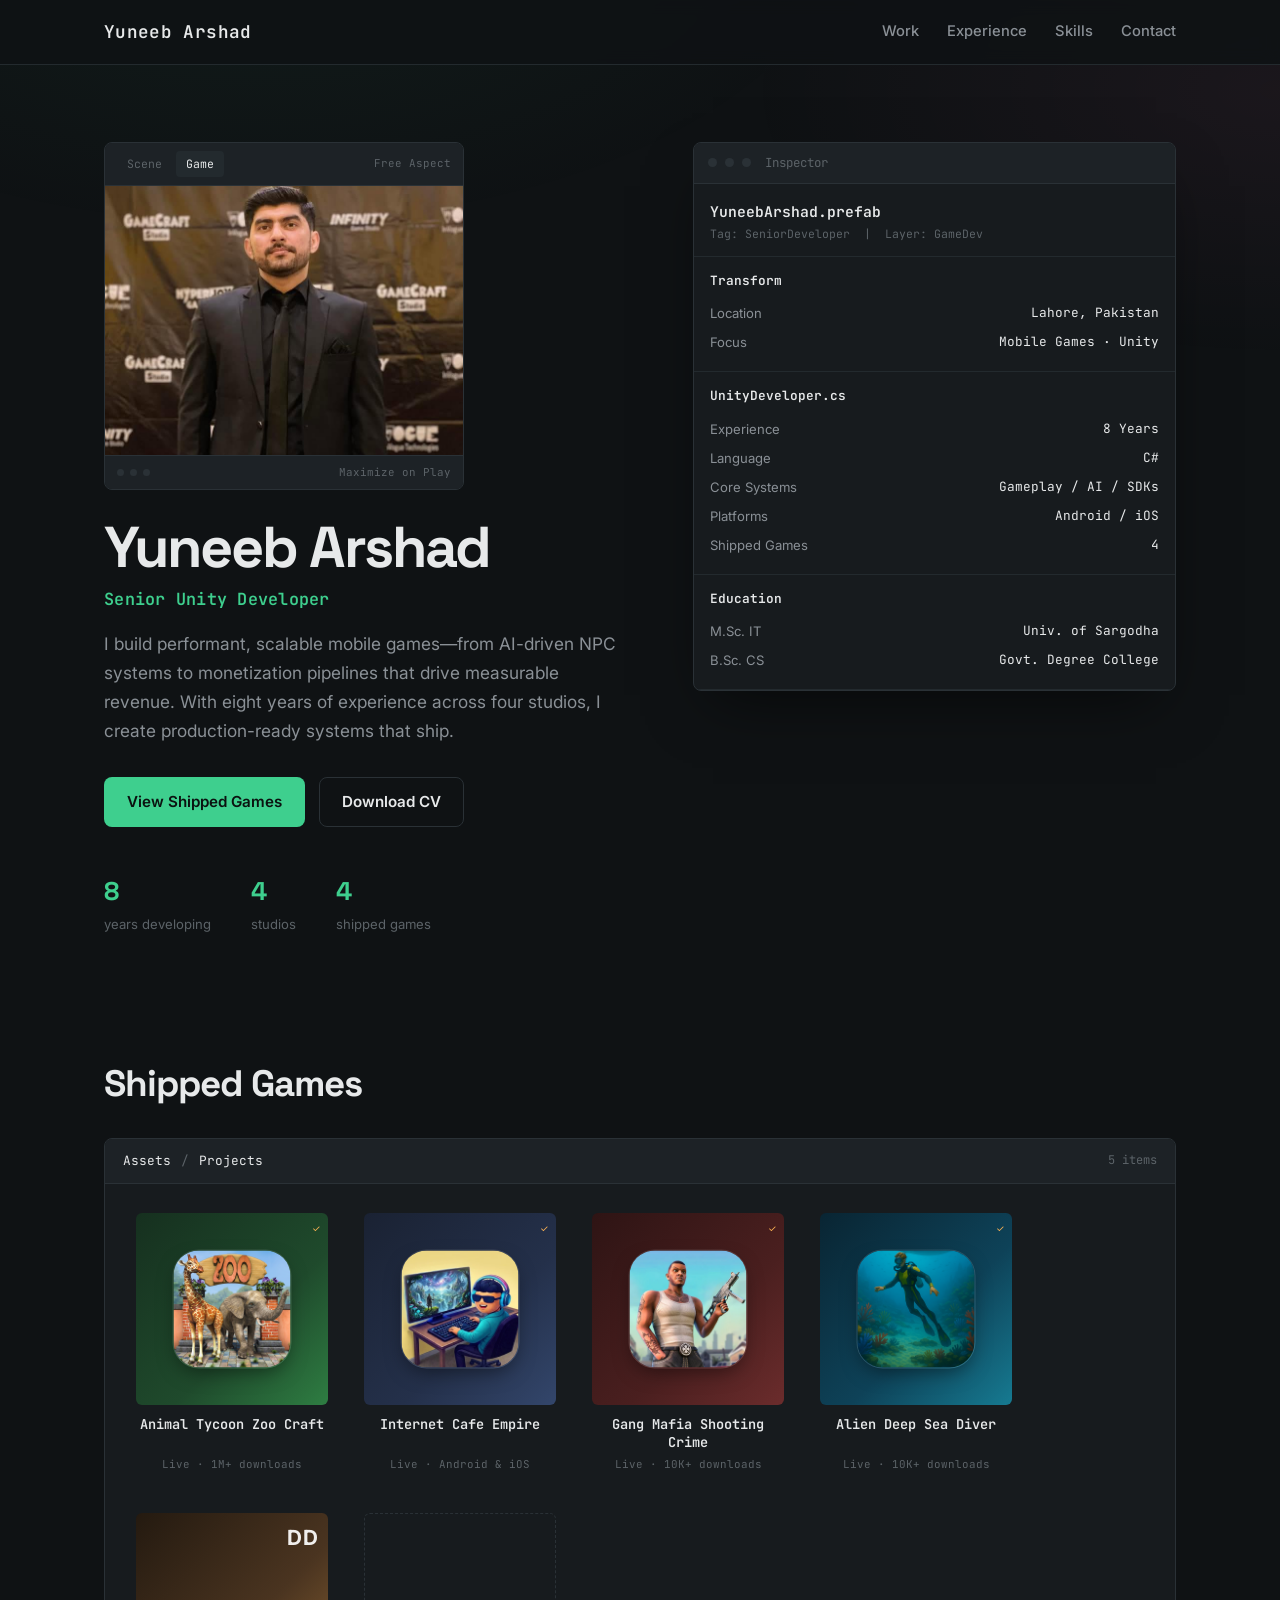
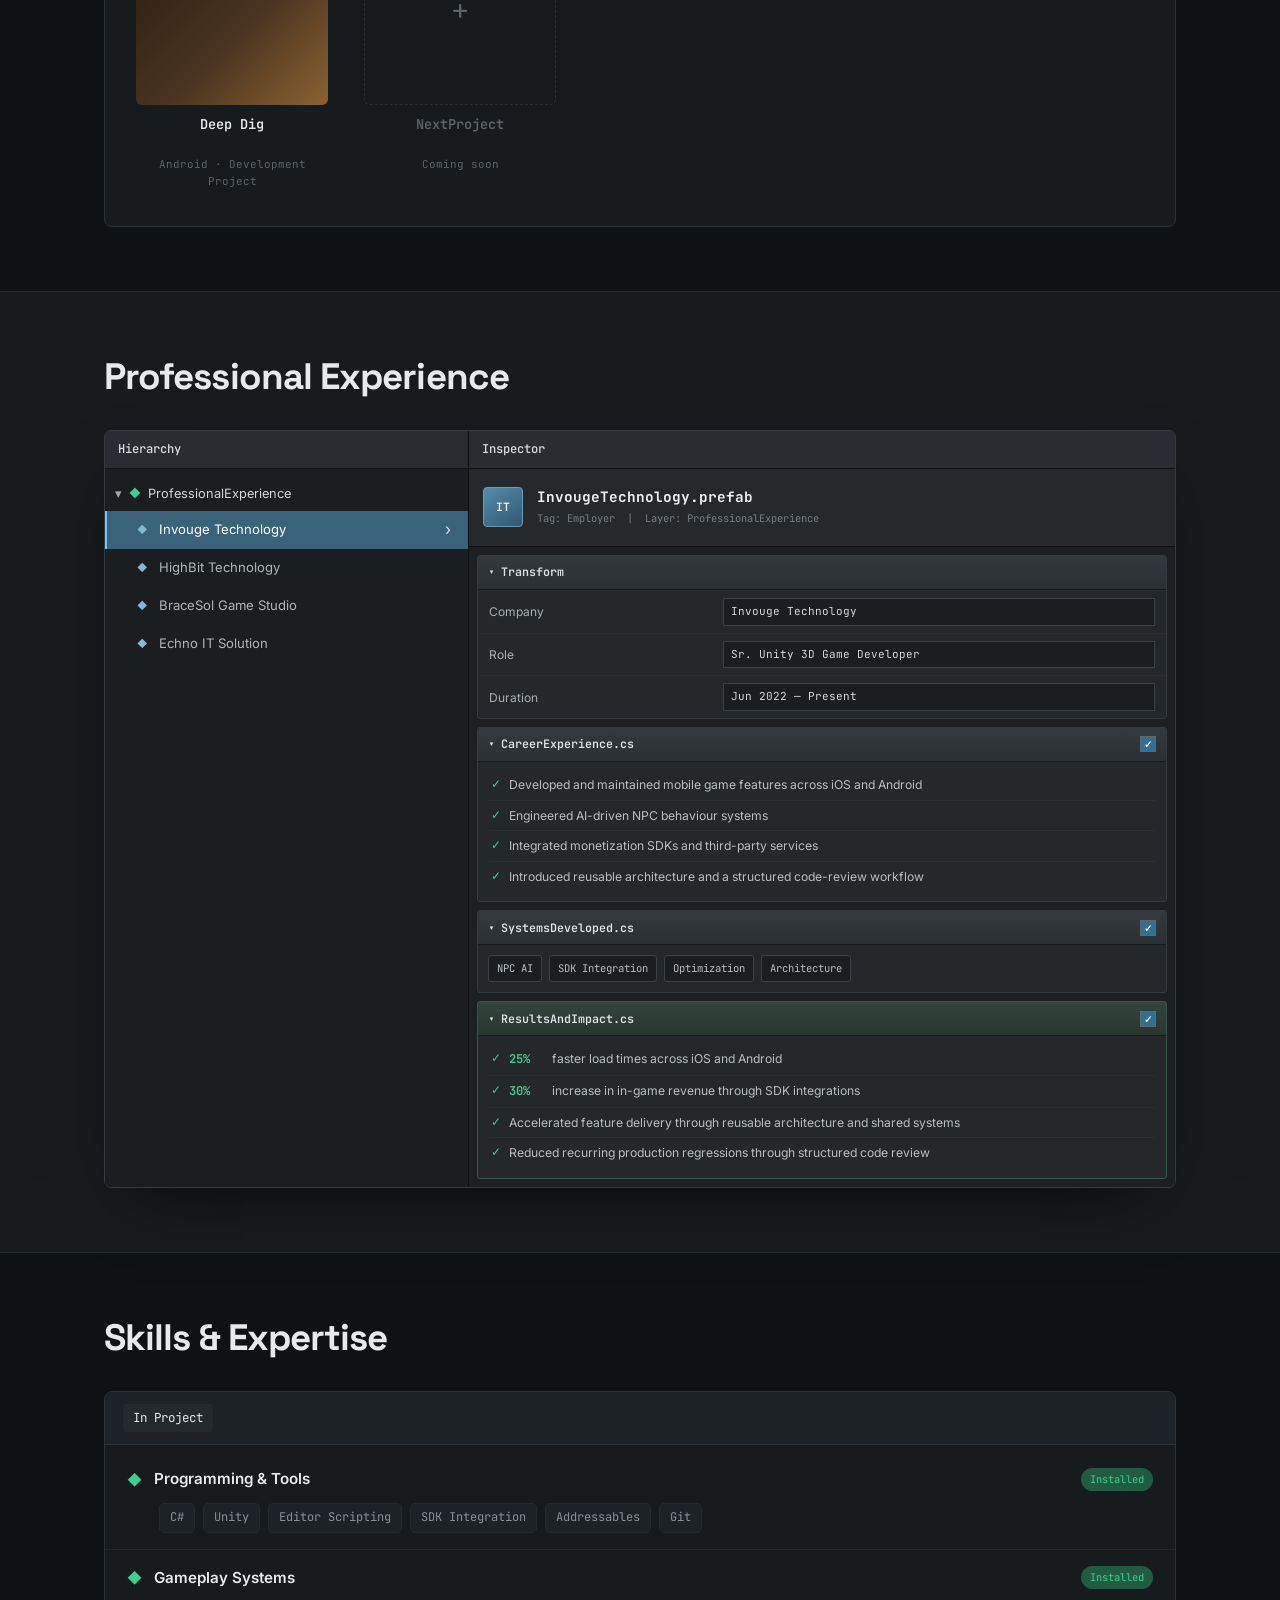
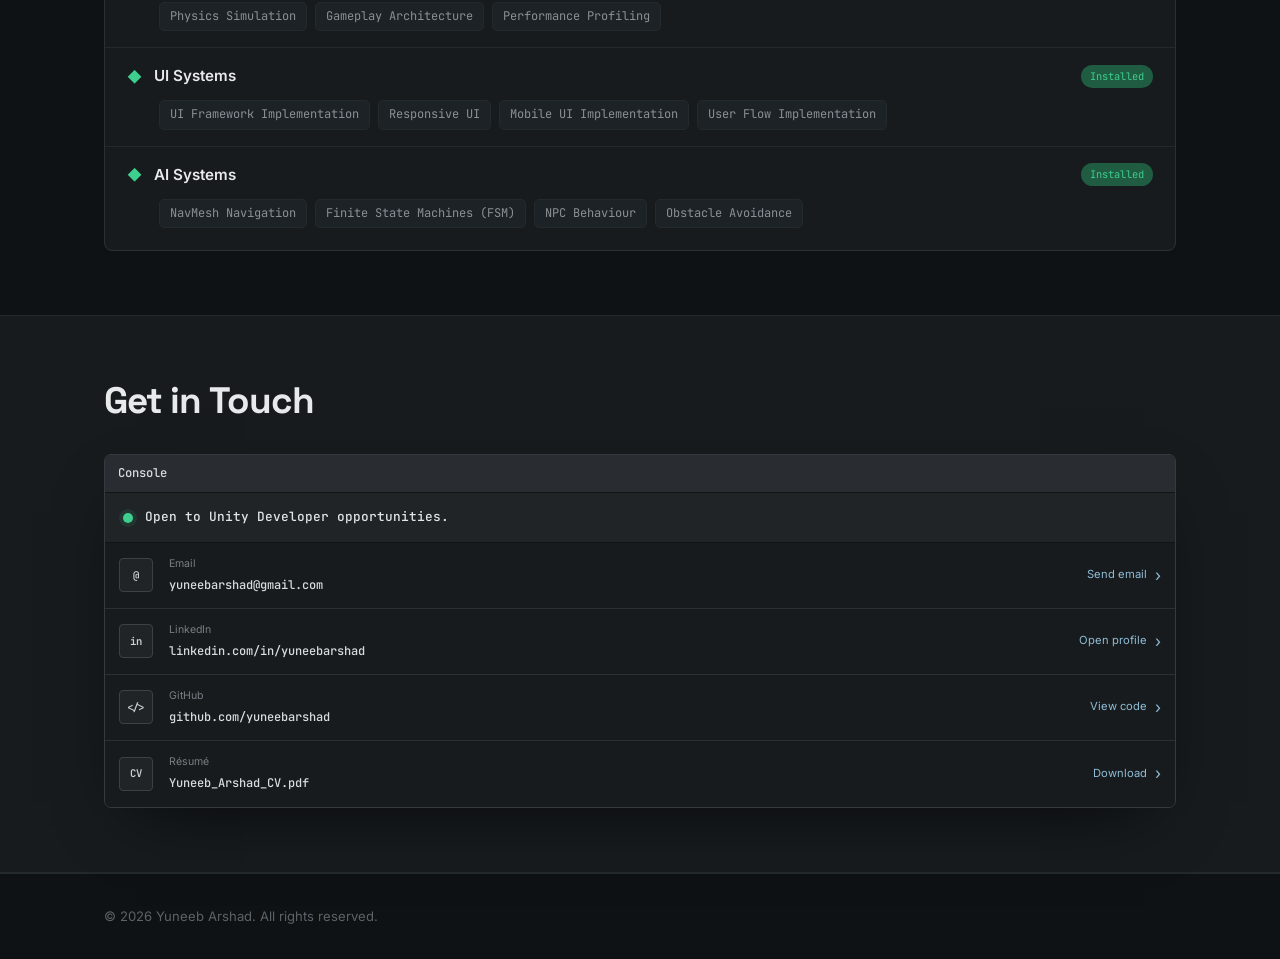
<file: index.html>
<!DOCTYPE html>
<html lang="en">
<head>
  <meta charset="UTF-8">
  <meta name="viewport" content="width=device-width, initial-scale=1.0">
  <title>Yuneeb Arshad — Senior Unity Developer</title>
  <meta name="description" content="Yuneeb Arshad — Senior Unity Game Developer with 8 years of experience shipping mobile games. C#, gameplay systems, AI-driven behaviour, SDK integration and monetization.">
  <link rel="preconnect" href="https://fonts.googleapis.com">
  <link rel="preconnect" href="https://fonts.gstatic.com" crossorigin>
  <link href="https://fonts.googleapis.com/css2?family=Space+Grotesk:wght@500;600;700&family=Inter:wght@400;500;600&family=JetBrains+Mono:wght@400;500;600&display=swap" rel="stylesheet">
  <link rel="stylesheet" href="style.css">
</head>
<body>
  <div class="grain" aria-hidden="true"></div>

  <header class="topbar">
    <div class="wrap topbar-inner">
      <a href="#top" class="logo">Yuneeb Arshad</a>
      <nav class="nav" id="siteNav" aria-label="Main navigation">
        <a href="#work">Work</a>
        <a href="#experience">Experience</a>
        <a href="#skills">Skills</a>
        <a href="#contact">Contact</a>
      </nav>
      <button class="nav-toggle" id="navToggle" aria-label="Toggle navigation" aria-expanded="false">
        <span></span><span></span><span></span>
      </button>
    </div>
  </header>

  <main id="top">
    <!-- HERO: GAME VIEW + INSPECTOR -->
    <section class="hero wrap">
      <div>
        <div class="gameview">
          <div class="gameview-tabs">
            <span class="gameview-tab">Scene</span>
            <span class="gameview-tab gameview-tab-active">Game</span>
            <span class="gameview-res">Free Aspect</span>
          </div>
          <div class="gameview-viewport">
            <img src="profile.jpg" alt="Yuneeb Arshad" onerror="this.style.display='none'; this.parentElement.querySelector('.gameview-fallback').style.display='flex';">
            <div class="gameview-fallback">
              <span>Drop <code>profile.jpg</code> in the project root</span>
            </div>
          </div>
          <div class="gameview-toolbar">
            <span class="gv-dot"></span><span class="gv-dot"></span><span class="gv-dot"></span>
            <span class="gv-label">Maximize on Play</span>
          </div>
        </div>

        <h1>Yuneeb Arshad</h1>
        <p class="hero-role">Senior Unity Developer</p>
        <p class="hero-sub">I build performant, scalable mobile games—from AI-driven NPC systems to monetization pipelines that drive measurable revenue. With eight years of experience across four studios, I create production-ready systems that ship.</p>

        <div class="hero-actions">
          <a href="#work" class="btn btn-primary">View Shipped Games</a>
          <a href="Yuneeb_Arshad_CV.pdf" class="btn btn-ghost" download>Download CV</a>
        </div>

        <div class="hero-stats">
          <div><span class="num">8</span><span class="lbl">years developing</span></div>
          <div><span class="num">4</span><span class="lbl">studios</span></div>
          <div><span class="num">4</span><span class="lbl">shipped games</span></div>
        </div>
      </div>

      <div class="inspector">
        <div class="inspector-titlebar">
          <span class="inspector-dot"></span>
          <span class="inspector-dot"></span>
          <span class="inspector-dot"></span>
          <span class="inspector-title">Inspector</span>
        </div>
        <div class="inspector-object">
          <div>
            <div class="inspector-object-name">YuneebArshad.prefab</div>
            <div class="inspector-object-tag">Tag: SeniorDeveloper &nbsp;|&nbsp; Layer: GameDev</div>
          </div>
        </div>
        <div class="component">
          <div class="component-head">Transform</div>
          <div class="component-row"><span>Location</span><span>Lahore, Pakistan</span></div>
          <div class="component-row"><span>Focus</span><span>Mobile Games · Unity</span></div>
        </div>
        <div class="component">
          <div class="component-head">UnityDeveloper.cs</div>
          <div class="component-row"><span>Experience</span><span>8 Years</span></div>
          <div class="component-row"><span>Language</span><span>C#</span></div>
          <div class="component-row"><span>Core Systems</span><span>Gameplay / AI / SDKs</span></div>
          <div class="component-row"><span>Platforms</span><span>Android / iOS</span></div>
          <div class="component-row"><span>Shipped Games</span><span>4</span></div>
        </div>
        <div class="component">
          <div class="component-head">Education</div>
          <div class="component-row"><span>M.Sc. IT</span><span>Univ. of Sargodha</span></div>
          <div class="component-row"><span>B.Sc. CS</span><span>Govt. Degree College</span></div>
        </div>
      </div>
    </section>

    <!-- PROJECT WINDOW -->
    <section id="work" class="section">
      <div class="wrap">
        <h2 class="section-title">Shipped Games</h2>

        <div class="project-window">
          <div class="pw-titlebar">
            <span class="pw-breadcrumb">Assets <span class="pw-sep">/</span> Projects</span>
            <span class="pw-count">5 items</span>
          </div>
          <div class="pw-grid">
            <a href="projects/zoo-animal-manager.html" class="pw-tile">
              <div class="pw-thumb pw-thumb-zoo">
                <img class="pw-icon" src="images/zoo-icon.png" alt="Animal Tycoon - Zoo Craft Game icon" onerror="this.style.display='none';">
                <span class="pw-dirty pw-dirty-live">✓</span>
              </div>
              <div class="pw-name">Animal Tycoon Zoo Craft</div>
              <div class="pw-tag">Live · 1M+ downloads</div>
            </a>

            <a href="projects/internet-cafe-empire.html" class="pw-tile">
              <div class="pw-thumb pw-thumb-cafe">
                <img class="pw-icon" src="images/cafe-icon.png" alt="Internet Cafe Empire icon" onerror="this.style.display='none';">
                <span class="pw-dirty pw-dirty-live">✓</span>
              </div>
              <div class="pw-name">Internet Cafe Empire</div>
              <div class="pw-tag">Live · Android &amp; iOS</div>
            </a>

            <a href="projects/gang-war.html" class="pw-tile">
              <div class="pw-thumb pw-thumb-gang">
                <img class="pw-icon" src="images/gang-icon.png" alt="Gang Mafia Shooting Crime Game icon" onerror="this.style.display='none';">
                <span class="pw-dirty pw-dirty-live">✓</span>
              </div>
              <div class="pw-name">Gang Mafia Shooting Crime</div>
              <div class="pw-tag">Live · 10K+ downloads</div>
            </a>

            <a href="projects/alien-deep-sea-diver.html" class="pw-tile">
              <div class="pw-thumb pw-thumb-deepsea">
                <img class="pw-icon" src="images/deep-sea-icon.png" alt="Alien Deep Sea Diver Game icon" onerror="this.style.display='none';">
                <span class="pw-dirty pw-dirty-live">✓</span>
              </div>
              <div class="pw-name">Alien Deep Sea Diver</div>
              <div class="pw-tag">Live · 10K+ downloads</div>
            </a>

            <a href="projects/deep-dig.html" class="pw-tile">
              <div class="pw-thumb pw-thumb-deepdig" aria-hidden="true">
                <span>DD</span>
              </div>
              <div class="pw-name">Deep Dig</div>
              <div class="pw-tag">Android · Development Project</div>
            </a>

            <div class="pw-tile pw-tile-add" aria-label="Next project, coming soon">
              <div class="pw-thumb pw-thumb-add"><span>+</span></div>
              <div class="pw-name pw-name-muted">NextProject</div>
              <div class="pw-tag">Coming soon</div>
            </div>
          </div>
        </div>
      </div>
    </section>

    <!-- EXPERIENCE: HIERARCHY + INSPECTOR -->
    <section id="experience" class="section section-alt">
      <div class="wrap">
        <h2 class="section-title">Professional Experience</h2>

        <div class="unity-experience-window">
          <div class="experience-layout">
            <aside class="hierarchy-panel" aria-label="Professional experience companies">
              <div class="unity-panel-titlebar">Hierarchy</div>
              <div class="hierarchy-tree">
                <div class="hierarchy-root"><span class="tree-arrow">▾</span><span class="scene-cube">◆</span> ProfessionalExperience</div>

                <button class="hierarchy-item is-selected" type="button" data-company="invouge" aria-selected="true" aria-controls="company-invouge">
                  <span class="tree-indent"></span><span class="tree-cube">◆</span>
                  <span class="hierarchy-company-name">Invouge Technology</span>
                  <span class="hierarchy-open-icon" aria-hidden="true">›</span>
                </button>

                <button class="hierarchy-item" type="button" data-company="highbit" aria-selected="false" aria-controls="company-highbit">
                  <span class="tree-indent"></span><span class="tree-cube">◆</span>
                  <span class="hierarchy-company-name">HighBit Technology</span>
                  <span class="hierarchy-open-icon" aria-hidden="true">›</span>
                </button>

                <button class="hierarchy-item" type="button" data-company="bracesol" aria-selected="false" aria-controls="company-bracesol">
                  <span class="tree-indent"></span><span class="tree-cube">◆</span>
                  <span class="hierarchy-company-name">BraceSol Game Studio</span>
                  <span class="hierarchy-open-icon" aria-hidden="true">›</span>
                </button>

                <button class="hierarchy-item" type="button" data-company="echno" aria-selected="false" aria-controls="company-echno">
                  <span class="tree-indent"></span><span class="tree-cube">◆</span>
                  <span class="hierarchy-company-name">Echno IT Solution</span>
                  <span class="hierarchy-open-icon" aria-hidden="true">›</span>
                </button>
              </div>
            </aside>

            <div class="career-inspector-panel" id="careerInspector" aria-live="polite">
              <div class="unity-panel-titlebar">Inspector</div>

              <article class="company-inspector" id="company-invouge" data-company-panel="invouge">
                <div class="career-object-header">
                  <span class="career-object-icon">IT</span>
                  <div>
                    <h3>InvougeTechnology.prefab</h3>
                    <p>Tag: Employer &nbsp;|&nbsp; Layer: ProfessionalExperience</p>
                  </div>
                </div>
                <div class="career-component">
                  <div class="career-component-head"><span>▾</span> Transform</div>
                  <div class="career-property"><span>Company</span><strong>Invouge Technology</strong></div>
                  <div class="career-property"><span>Role</span><strong>Sr. Unity 3D Game Developer</strong></div>
                  <div class="career-property"><span>Duration</span><strong>Jun 2022 — Present</strong></div>
                </div>
                <div class="career-component">
                  <div class="career-component-head"><span>▾</span> CareerExperience.cs <span class="component-enabled">✓</span></div>
                  <ul class="career-achievements">
                    <li>Developed and maintained mobile game features across iOS and Android</li>
                    <li>Engineered AI-driven NPC behaviour systems</li>
                    <li>Integrated monetization SDKs and third-party services</li>
                    <li>Introduced reusable architecture and a structured code-review workflow</li>
                  </ul>
                </div>
                <div class="career-component">
                  <div class="career-component-head"><span>▾</span> SystemsDeveloped.cs <span class="component-enabled">✓</span></div>
                  <div class="career-tags"><span>NPC AI</span><span>SDK Integration</span><span>Optimization</span><span>Architecture</span></div>
                </div>
                <div class="career-component career-results-component">
                  <div class="career-component-head"><span>▾</span> ResultsAndImpact.cs <span class="component-enabled">✓</span></div>
                  <ul class="career-achievements">
                    <li><span class="achievement-value">25%</span> faster load times across iOS and Android</li>
                    <li><span class="achievement-value">30%</span> increase in in-game revenue through SDK integrations</li>
                    <li>Accelerated feature delivery through reusable architecture and shared systems</li>
                    <li>Reduced recurring production regressions through structured code review</li>
                  </ul>
                </div>
              </article>

              <article class="company-inspector" id="company-highbit" data-company-panel="highbit" hidden>
                <div class="career-object-header">
                  <span class="career-object-icon">HB</span>
                  <div>
                    <h3>HighBitTechnology.prefab</h3>
                    <p>Tag: Employer &nbsp;|&nbsp; Layer: ProfessionalExperience</p>
                  </div>
                </div>
                <div class="career-component">
                  <div class="career-component-head"><span>▾</span> Transform</div>
                  <div class="career-property"><span>Company</span><strong>HighBit Technology</strong></div>
                  <div class="career-property"><span>Role</span><strong>Sr. Unity 3D Game Developer</strong></div>
                  <div class="career-property"><span>Duration</span><strong>Aug 2021 — Jun 2022</strong></div>
                </div>
                <div class="career-component">
                  <div class="career-component-head"><span>▾</span> CareerExperience.cs <span class="component-enabled">✓</span></div>
                  <ul class="career-achievements">
                    <li>Designed and implemented features focused on player retention</li>
                    <li>Led a five-person team through more than 50 production fixes</li>
                    <li>Built AI-driven systems for dynamic difficulty</li>
                    <li>Developed custom advertising modules</li>
                  </ul>
                </div>
                <div class="career-component">
                  <div class="career-component-head"><span>▾</span> SystemsDeveloped.cs <span class="component-enabled">✓</span></div>
                  <div class="career-tags"><span>Retention</span><span>Ads Module</span><span>Team Leadership</span><span>Dynamic Difficulty</span></div>
                </div>
                <div class="career-component career-results-component">
                  <div class="career-component-head"><span>▾</span> ResultsAndImpact.cs <span class="component-enabled">✓</span></div>
                  <ul class="career-achievements">
                    <li><span class="achievement-value">20%</span> improvement in player retention through new feature design</li>
                    <li><span class="achievement-value">25%</span> reduction in crash rate across production releases</li>
                    <li>Standardized monetization integration through reusable advertising modules</li>
                  </ul>
                </div>
              </article>

              <article class="company-inspector" id="company-bracesol" data-company-panel="bracesol" hidden>
                <div class="career-object-header">
                  <span class="career-object-icon">BS</span>
                  <div>
                    <h3>BraceSolGameStudio.prefab</h3>
                    <p>Tag: Employer &nbsp;|&nbsp; Layer: ProfessionalExperience</p>
                  </div>
                </div>
                <div class="career-component">
                  <div class="career-component-head"><span>▾</span> Transform</div>
                  <div class="career-property"><span>Company</span><strong>BraceSol Game Studio</strong></div>
                  <div class="career-property"><span>Role</span><strong>Unity 3D Game Developer</strong></div>
                  <div class="career-property"><span>Duration</span><strong>Mar 2021 — Aug 2021</strong></div>
                </div>
                <div class="career-component">
                  <div class="career-component-head"><span>▾</span> CareerExperience.cs <span class="component-enabled">✓</span></div>
                  <ul class="career-achievements">
                    <li>Shipped two titles from development through release</li>
                    <li>Managed ANR issues and recurring production bugs</li>
                    <li>Introduced clearer code standards and reusable practices</li>
                    <li>Integrated advertising systems into released projects</li>
                  </ul>
                </div>
                <div class="career-component">
                  <div class="career-component-head"><span>▾</span> SystemsDeveloped.cs <span class="component-enabled">✓</span></div>
                  <div class="career-tags"><span>Full-Cycle Delivery</span><span>ANR Fixes</span><span>Code Standards</span><span>Ads</span></div>
                </div>
                <div class="career-component career-results-component">
                  <div class="career-component-head"><span>▾</span> ResultsAndImpact.cs <span class="component-enabled">✓</span></div>
                  <ul class="career-achievements">
                    <li>Improved release stability by resolving ANRs and recurring production issues</li>
                    <li>Introduced reusable coding standards that reduced duplicate implementation</li>
                    <li>Integrated production advertising systems across released titles</li>
                  </ul>
                </div>
              </article>

              <article class="company-inspector" id="company-echno" data-company-panel="echno" hidden>
                <div class="career-object-header">
                  <span class="career-object-icon">EI</span>
                  <div>
                    <h3>EchnoITSolution.prefab</h3>
                    <p>Tag: Employer &nbsp;|&nbsp; Layer: ProfessionalExperience</p>
                  </div>
                </div>
                <div class="career-component">
                  <div class="career-component-head"><span>▾</span> Transform</div>
                  <div class="career-property"><span>Company</span><strong>Echno IT Solution</strong></div>
                  <div class="career-property"><span>Role</span><strong>Unity 3D Game Developer</strong></div>
                  <div class="career-property"><span>Duration</span><strong>Mar 2018 — Mar 2021</strong></div>
                </div>
                <div class="career-component">
                  <div class="career-component-head"><span>▾</span> CareerExperience.cs <span class="component-enabled">✓</span></div>
                  <ul class="career-achievements">
                    <li>Released multiple original game concepts</li>
                    <li>Managed publishing, account and upload workflows</li>
                    <li>Integrated advertising and monetization solutions</li>
                    <li>Performed cross-platform testing across releases</li>
                  </ul>
                </div>
                <div class="career-component">
                  <div class="career-component-head"><span>▾</span> SystemsDeveloped.cs <span class="component-enabled">✓</span></div>
                  <div class="career-tags"><span>Game Concepts</span><span>Publishing</span><span>Monetization</span><span>Cross-Platform QA</span></div>
                </div>
                <div class="career-component career-results-component">
                  <div class="career-component-head"><span>▾</span> ResultsAndImpact.cs <span class="component-enabled">✓</span></div>
                  <ul class="career-achievements">
                    <li>Streamlined publishing, account and store-upload workflows across releases</li>
                    <li>Standardized advertising and monetization integration across projects</li>
                  </ul>
                </div>
              </article>
            </div>
          </div>
        </div>
      </div>
    </section>

    <!-- PACKAGE MANAGER -->
    <section id="skills" class="section">
      <div class="wrap">
        <h2 class="section-title">Skills &amp; Expertise</h2>

        <div class="package-manager">
          <div class="pm-header">
            <span class="pm-tab pm-tab-active">In Project</span>
          </div>
          <div class="pm-list">
            <div class="pm-package">
              <div class="pm-package-head">
                <span class="pm-icon">◆</span>
                <div class="pm-titles"><div class="pm-name">Programming &amp; Tools</div></div>
                <span class="pm-badge">Installed</span>
              </div>
              <ul class="pm-deps"><li>C#</li><li>Unity</li><li>Editor Scripting</li><li>SDK Integration</li><li>Addressables</li><li>Git</li></ul>
            </div>
            <div class="pm-package">
              <div class="pm-package-head">
                <span class="pm-icon">◆</span>
                <div class="pm-titles"><div class="pm-name">Gameplay Systems</div></div>
                <span class="pm-badge">Installed</span>
              </div>
              <ul class="pm-deps"><li>Physics Simulation</li><li>Gameplay Architecture</li><li>Performance Profiling</li></ul>
            </div>
            <div class="pm-package">
              <div class="pm-package-head">
                <span class="pm-icon">◆</span>
                <div class="pm-titles"><div class="pm-name">UI Systems</div></div>
                <span class="pm-badge">Installed</span>
              </div>
              <ul class="pm-deps"><li>UI Framework Implementation</li><li>Responsive UI</li><li>Mobile UI Implementation</li><li>User Flow Implementation</li></ul>
            </div>
            <div class="pm-package">
              <div class="pm-package-head">
                <span class="pm-icon">◆</span>
                <div class="pm-titles"><div class="pm-name">AI Systems</div></div>
                <span class="pm-badge">Installed</span>
              </div>
              <ul class="pm-deps"><li>NavMesh Navigation</li><li>Finite State Machines (FSM)</li><li>NPC Behaviour</li><li>Obstacle Avoidance</li></ul>
            </div>
          </div>
        </div>
      </div>
    </section>

    <!-- SIMPLIFIED UNITY CONSOLE -->
    <section id="contact" class="section section-alt">
      <div class="wrap">
        <h2 class="section-title">Get in Touch</h2>

        <div class="console-window">
          <div class="console-titlebar">Console</div>

          <div class="contact-console-intro">
            <span class="contact-status-dot" aria-hidden="true"></span>
            <strong>Open to Unity Developer opportunities.</strong>
          </div>

          <div class="contact-list">
            <a class="contact-row" href="mailto:yuneebarshad@gmail.com">
              <span class="contact-icon" aria-hidden="true">@</span>
              <span class="contact-copy"><small>Email</small><strong>yuneebarshad@gmail.com</strong></span>
              <span class="contact-action">Send email <b>›</b></span>
            </a>

            <a class="contact-row" href="https://www.linkedin.com/in/yuneebarshad/" target="_blank" rel="noopener">
              <span class="contact-icon" aria-hidden="true">in</span>
              <span class="contact-copy"><small>LinkedIn</small><strong>linkedin.com/in/yuneebarshad</strong></span>
              <span class="contact-action">Open profile <b>›</b></span>
            </a>

            <a class="contact-row" href="https://github.com/yuneebarshad" target="_blank" rel="noopener">
              <span class="contact-icon" aria-hidden="true">&lt;/&gt;</span>
              <span class="contact-copy"><small>GitHub</small><strong>github.com/yuneebarshad</strong></span>
              <span class="contact-action">View code <b>›</b></span>
            </a>

            <a class="contact-row" href="Yuneeb_Arshad_CV.pdf" download>
              <span class="contact-icon" aria-hidden="true">CV</span>
              <span class="contact-copy"><small>Résumé</small><strong>Yuneeb_Arshad_CV.pdf</strong></span>
              <span class="contact-action">Download <b>›</b></span>
            </a>
          </div>
        </div>
      </div>
    </section>
  </main>

  <footer class="footer">
    <div class="wrap footer-inner">
      <span>© 2026 Yuneeb Arshad. All rights reserved.</span>
    </div>
  </footer>

  <script src="script.js"></script>
</body>
</html>
</file>
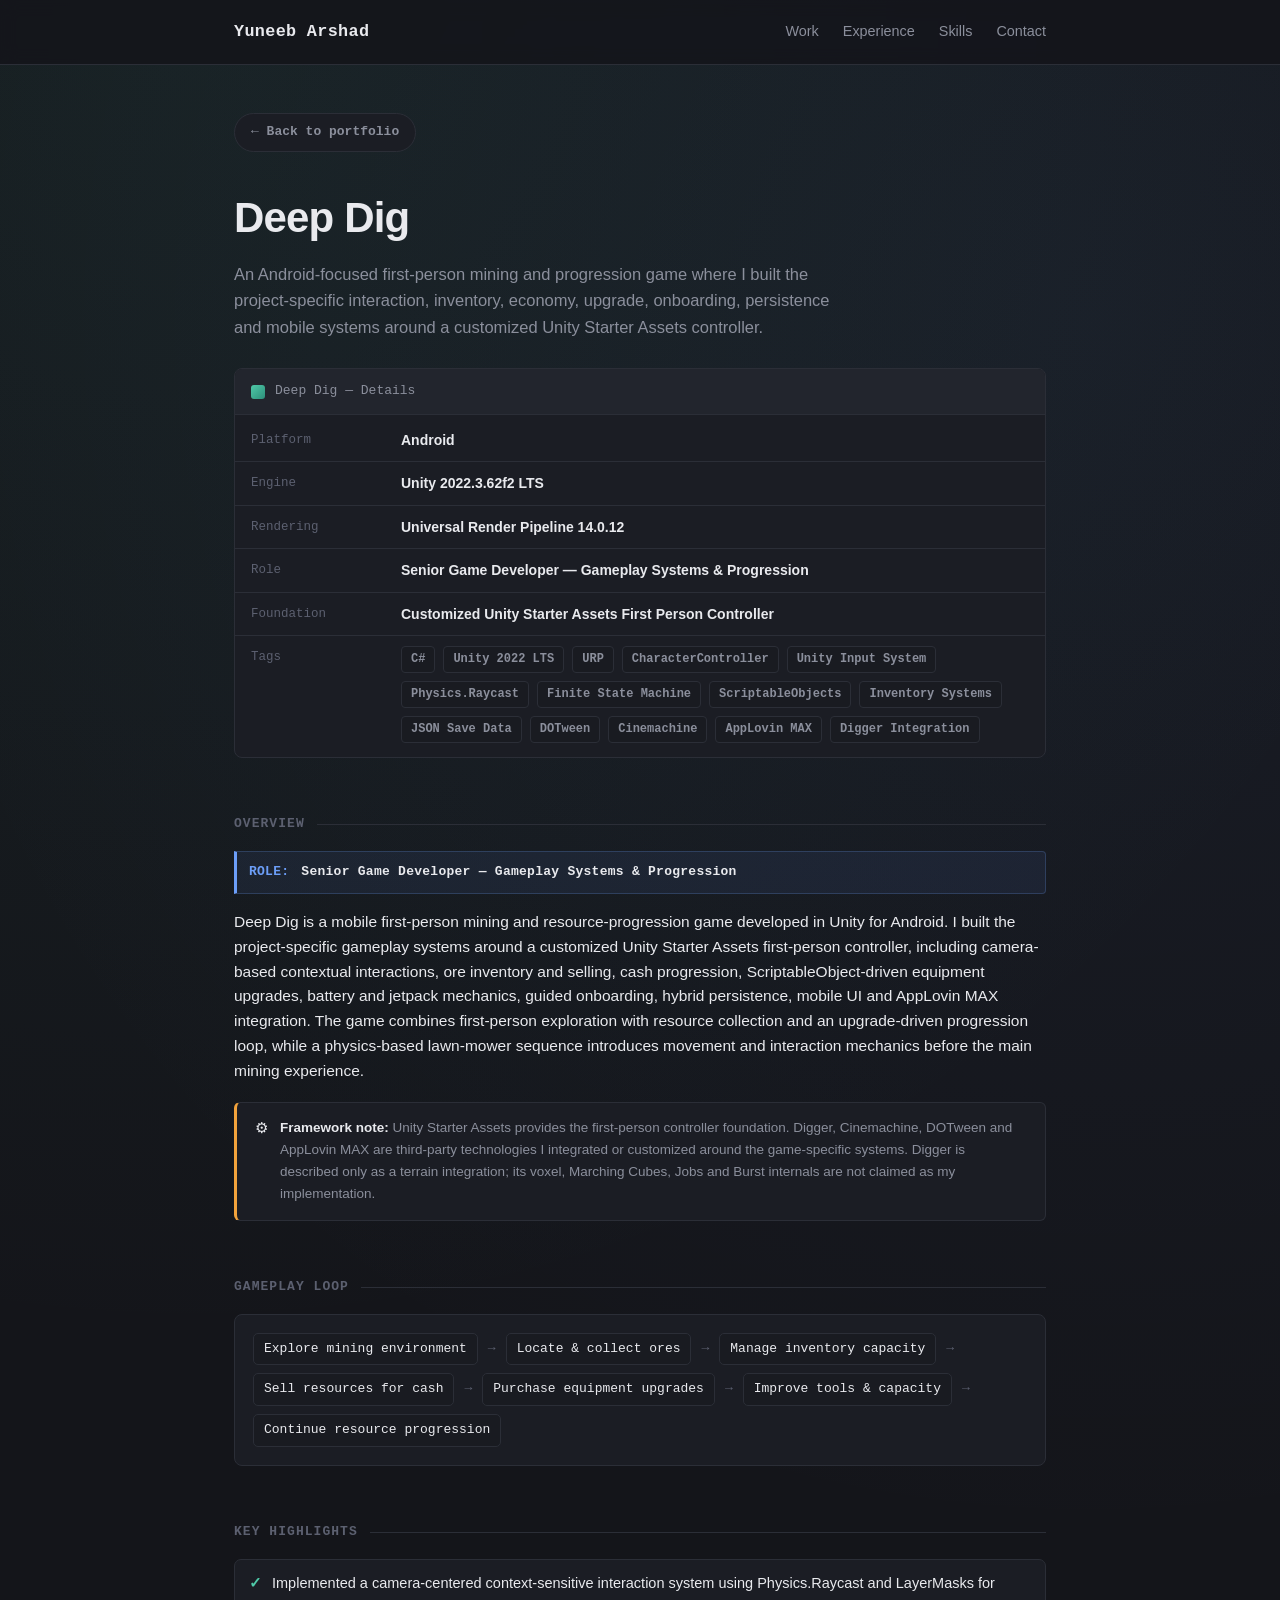
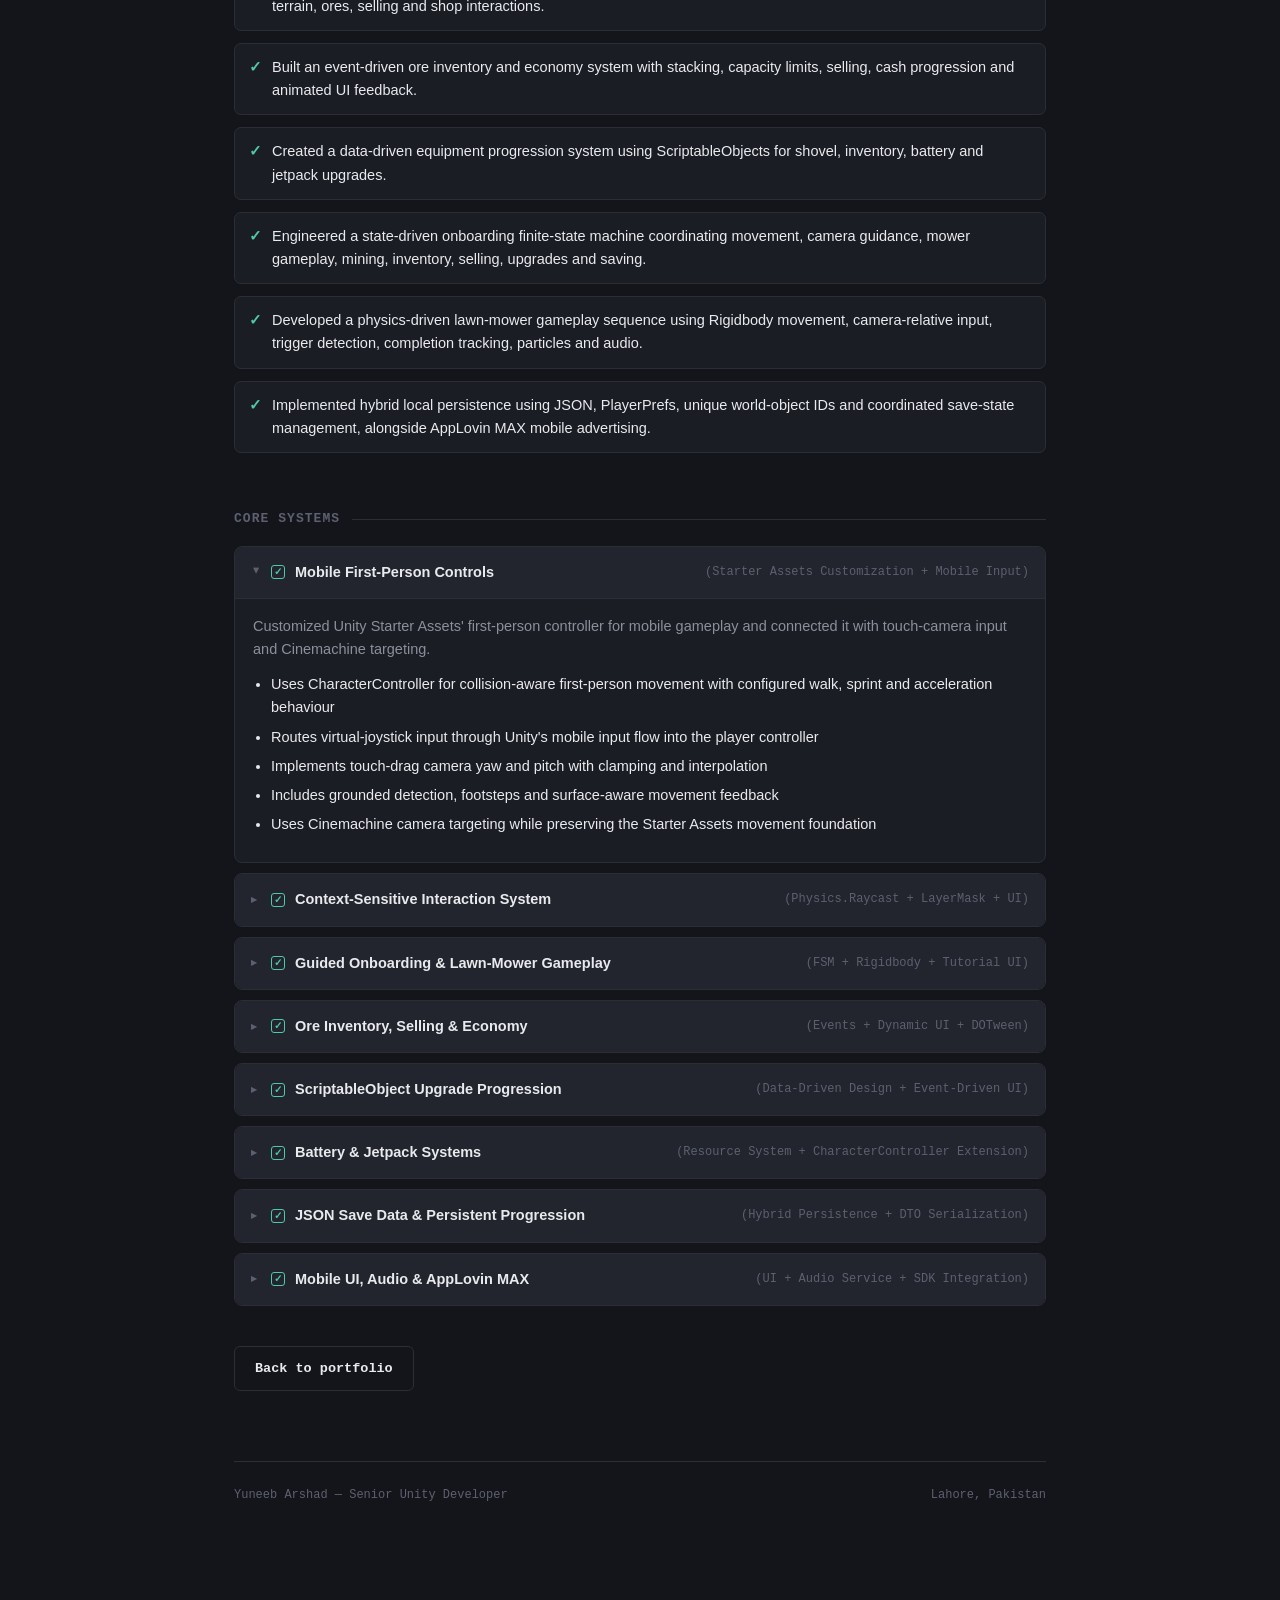
<file: projects/deep-dig.html>
<!DOCTYPE html>
<html lang="en">
<head>
<meta charset="utf-8">
<meta name="viewport" content="width=device-width, initial-scale=1.0">
<meta name="description" content="Senior Unity Developer case study for Deep Dig, an Android first-person mining and progression game covering mobile controls, raycast interactions, inventory and economy, ScriptableObject upgrades, guided onboarding, hybrid persistence and AppLovin MAX integration.">
<title>Deep Dig — Case Study — Yuneeb Arshad</title>
<style>
  :root{
    --bg: #14151a;
    --bg-panel: #1b1d24;
    --bg-panel-header: #22252d;
    --bg-field: #191b21;
    --border: #2b2e37;
    --text: #e9eaee;
    --text-muted: #8b8f9c;
    --text-dim: #5c6070;
    --amber: #f2a33c;
    --teal: #4fc9a8;
    --blue: #6c9ef8;
    --mono: ui-monospace, "SF Mono", "Cascadia Code", "JetBrains Mono", Consolas, monospace;
    --sans: -apple-system, "Segoe UI", Inter, Roboto, Helvetica, Arial, sans-serif;
  }
  *{ box-sizing: border-box; }
  html{ scroll-behavior: smooth; }
  body{
    margin:0;
    background: var(--bg);
    background-image:
      radial-gradient(circle at 15% 0%, rgba(79,201,168,0.07), transparent 40%),
      radial-gradient(circle at 85% 10%, rgba(108,158,248,0.06), transparent 40%);
    color: var(--text);
    font-family: var(--sans);
    line-height: 1.6;
  }
  .wrap{ max-width: 860px; margin: 0 auto; padding: 48px 24px 100px; }
  .sitehead{
    position: sticky; top: 0; z-index: 50;
    background: rgba(20,21,26,0.85);
    backdrop-filter: blur(8px);
    border-bottom: 1px solid var(--border);
  }
  .sitehead-inner{
    max-width: 860px; margin: 0 auto; padding: 0 24px;
    display: flex; align-items: center; justify-content: space-between;
    height: 64px;
  }
  .sitehead-logo{
    font-family: var(--mono); font-weight: 600; font-size: 1.05rem;
    color: var(--text); text-decoration: none; letter-spacing: 0.02em;
  }
  .sitehead-nav{ display: flex; gap: 24px; }
  .sitehead-nav a{
    color: var(--text-muted); text-decoration: none;
    font-family: var(--sans); font-size: 0.9rem; font-weight: 500;
  }
  .sitehead-nav a:hover{ color: var(--text); }
  @media (max-width: 560px){ .sitehead-nav{ display: none; } }
  h1{
    font-size: clamp(28px, 5vw, 42px);
    font-weight: 800;
    letter-spacing: -0.02em;
    margin: 0 0 10px;
  }
  .subtitle{
    color: var(--text-muted);
    font-size: 16.5px;
    max-width: 66ch;
    margin: 0 0 28px;
  }
  .back-pill{
    display: inline-flex; align-items: center; gap: 8px;
    font-family: var(--mono); font-size: 13px; font-weight: 600;
    color: var(--text-muted); text-decoration: none;
    background: var(--bg-panel); border: 1px solid var(--border);
    padding: 8px 16px; border-radius: 20px;
    margin-bottom: 32px;
    transition: color 0.15s ease, border-color 0.15s ease, transform 0.15s ease;
  }
  .back-pill:hover{ color: var(--text); border-color: var(--teal); transform: translateX(-2px); }
  .inspector{
    background: var(--bg-panel);
    border: 1px solid var(--border);
    border-radius: 8px;
    overflow: hidden;
    margin-bottom: 40px;
  }
  .inspector-header{
    background: var(--bg-panel-header);
    padding: 12px 16px;
    display:flex; align-items:center; gap:10px;
    border-bottom: 1px solid var(--border);
    font-family: var(--mono); font-size: 13px; color: var(--text-muted);
  }
  .script-icon{
    width:14px; height:14px; border-radius:3px;
    background: linear-gradient(135deg, var(--teal), #2d8f7a);
    flex-shrink:0;
  }
  .inspector-body{ padding: 4px 0; }
  .field-row{
    display:grid; grid-template-columns: 150px 1fr;
    padding: 10px 16px;
    border-bottom: 1px solid var(--border);
    font-size: 14px;
  }
  .field-row:last-child{ border-bottom:none; }
  .field-label{ font-family: var(--mono); color: var(--text-dim); font-size: 12.5px; padding-top:1px; }
  .field-value{ color: var(--text); font-weight: 600; }
  .field-value.live{ color: var(--teal); }
  .field-value.live::before{ content:"✓ "; }
  .inspector-cta{
    padding: 18px 16px 20px;
    display: flex; justify-content: center; gap: 12px; flex-wrap: wrap;
    border-top: 1px solid var(--border);
  }
  .tags{ display:flex; flex-wrap:wrap; gap:8px; }
  .tag{
    font-family: var(--mono); font-size: 12px;
    background: var(--bg-field); border: 1px solid var(--border);
    color: var(--text-muted); padding: 3px 9px; border-radius: 4px;
  }
  h2{
    font-size: 13px;
    font-family: var(--mono);
    text-transform: uppercase;
    letter-spacing: 0.08em;
    color: var(--text-dim);
    margin: 56px 0 16px;
    display:flex; align-items:center; gap:12px;
  }
  h2::after{ content:""; flex:1; height:1px; background: var(--border); }
  p{ color: var(--text); font-size: 15.5px; }
  .overview-role{
    margin: 0 0 16px;
    padding: 10px 12px;
    color: var(--text);
    background: rgba(108, 158, 248, 0.08);
    border: 1px solid rgba(108, 158, 248, 0.22);
    border-left: 3px solid var(--blue);
    border-radius: 0 4px 4px 0;
    font-family: var(--mono);
    font-size: 13px;
    font-weight: 600;
    letter-spacing: 0.02em;
  }
  .overview-role strong{
    color: var(--blue);
    margin-right: 4px;
  }
  .framework-note{
    display:flex; gap:12px; align-items:flex-start;
    background:var(--bg-panel); border:1px solid var(--border);
    border-left:3px solid var(--amber); border-radius:6px;
    padding:14px 18px; margin:18px 0 8px;
  }
  .framework-note-icon{ font-size:15px; line-height:1; margin-top:3px; flex-shrink:0; }
  .framework-note p{ margin:0; color:var(--text-muted); font-size:13.5px; line-height:1.65; }
  .framework-note strong{ color:var(--text); }
  .gallery-note{
    color: var(--text-dim);
    font-family: var(--mono);
    font-size: 12.5px;
    margin: -4px 0 14px;
  }
  .gallery-video{
    position: relative; width: 100%; aspect-ratio: 16 / 9;
    border-radius: 10px; overflow: hidden;
    border: 1px solid var(--border); margin-bottom: 20px;
  }
  .gallery-video iframe{ position: absolute; inset: 0; width: 100%; height: 100%; border: 0; }
  .gallery-grid{
    display: grid; grid-template-columns: repeat(2, 1fr);
    gap: 16px; margin-bottom: 40px;
  }
  .gallery-grid img{
    width: 100%; height: 100%; aspect-ratio: 16 / 9; object-fit: cover;
    border-radius: 8px; border: 1px solid var(--border); display: block;
    transition: transform 0.15s ease, border-color 0.15s ease; cursor: zoom-in;
  }
  .gallery-grid img:hover{ transform: translateY(-2px); border-color: var(--teal); }
  @media (min-width: 720px){ .gallery-grid{ grid-template-columns: repeat(3, 1fr); } }
  .loop{
    display:flex; flex-wrap:wrap; gap:8px; align-items:center;
    font-family: var(--mono); font-size: 13px;
    background: var(--bg-panel); border:1px solid var(--border);
    border-radius: 8px; padding: 18px; margin: 8px 0 0;
  }
  .loop span.step{ color: var(--text); background: var(--bg-field); border:1px solid var(--border); padding:5px 10px; border-radius:5px; }
  .loop span.arrow{ color: var(--text-dim); margin: 0 2px; }
  .contrib-list{ margin: 8px 0 0; padding-left: 0; list-style:none; }
  .contrib-list li{
    display:flex; gap:10px; align-items:flex-start;
    font-size: 14.5px; color: var(--text); margin-bottom: 12px;
    background: var(--bg-panel); border:1px solid var(--border);
    border-radius: 7px; padding: 12px 14px;
  }
  .contrib-list li::before{
    content:"✓"; color: var(--teal); font-family: var(--mono); font-weight:700;
    flex-shrink:0; margin-top:1px;
  }
  details.component{
    background: var(--bg-panel); border: 1px solid var(--border);
    border-radius: 8px; margin-bottom: 10px; overflow: hidden;
  }
  details.component summary{
    list-style: none; cursor: pointer; padding: 14px 16px;
    display:flex; align-items:center; gap:10px;
    background: var(--bg-panel-header); font-weight: 700; font-size: 14.5px;
  }
  details.component summary::-webkit-details-marker{ display:none; }
  details.component summary::before{
    content:"▸"; color: var(--text-dim); font-size: 11px;
    transition: transform 0.15s ease; width: 10px;
  }
  details.component[open] summary::before{ transform: rotate(90deg); }
  .comp-check{
    width:14px; height:14px; border:1.5px solid var(--teal); border-radius:3px;
    display:flex; align-items:center; justify-content:center;
    color: var(--teal); font-size: 10px; flex-shrink:0;
  }
  .comp-suffix{ color: var(--text-dim); font-weight: 400; font-family: var(--mono); font-size: 12px; margin-left: auto; }
  .component-body{ padding: 16px 18px 20px; border-top: 1px solid var(--border); }
  .component-body p{ margin: 0 0 12px; color: var(--text-muted); font-size: 14.5px; }
  .component-body ul{ margin: 0; padding-left: 18px; }
  .component-body li{ color: var(--text); font-size: 14.5px; margin-bottom: 6px; }
  .cta-row{ display:flex; gap:12px; flex-wrap:wrap; margin-top: 40px; }
  .btn{
    font-family: var(--mono); font-size: 13.5px; font-weight:600;
    padding: 11px 20px; border-radius: 6px; text-decoration:none;
    border:1px solid var(--border);
  }
  .btn-primary{ background: var(--teal); color: #0d1a17; border-color: var(--teal); }
  .btn-ghost{ color: var(--text); background: transparent; }
  .btn-ghost:hover{ background: var(--bg-panel); }
  footer{
    margin-top: 70px; padding-top: 24px; border-top: 1px solid var(--border);
    font-family: var(--mono); font-size: 12px; color: var(--text-dim);
    display:flex; justify-content:space-between; flex-wrap:wrap; gap:8px;
  }
  footer a{ color: var(--text-dim); }
  .lightbox-overlay{
    position: fixed; inset: 0; background: rgba(8,9,12,0.94);
    display: none; align-items: center; justify-content: center;
    z-index: 1000; flex-direction: column;
  }
  .lightbox-overlay.active{ display: flex; }
  .lightbox-img{ max-width: 88vw; max-height: 78vh; border-radius: 8px; border: 1px solid var(--border); }
  .lightbox-close{
    position: absolute; top: 20px; right: 28px;
    font-size: 32px; line-height: 1; color: #fff;
    background: none; border: none; cursor: pointer;
  }
  .lightbox-nav{
    position: absolute; top: 50%; transform: translateY(-50%);
    width: 44px; height: 44px; border-radius: 50%;
    background: rgba(255,255,255,0.08); border: 1px solid rgba(255,255,255,0.2);
    color: #fff; font-size: 20px; cursor: pointer;
    display: flex; align-items: center; justify-content: center;
  }
  .lightbox-nav:hover{ background: rgba(255,255,255,0.16); }
  .lightbox-prev{ left: 20px; }
  .lightbox-next{ right: 20px; }
  .lightbox-counter{ margin-top: 14px; color: rgba(255,255,255,0.6); font-family: var(--mono); font-size: 13px; }
  @media (max-width: 560px){
    .field-row{ grid-template-columns: 1fr; gap: 3px; }
    .comp-suffix{ display:none; }
  }
  @media (max-width: 640px){
    .lightbox-nav{ width: 38px; height: 38px; font-size: 16px; }
    .lightbox-prev{ left: 8px; }
    .lightbox-next{ right: 8px; }
  }
</style>
</head>
<body>
<header class="sitehead">
  <div class="sitehead-inner">
    <a class="sitehead-logo" href="../index.html">Yuneeb Arshad</a>
    <nav aria-label="Portfolio navigation" class="sitehead-nav">
      <a href="../index.html#work">Work</a>
      <a href="../index.html#experience">Experience</a>
      <a href="../index.html#skills">Skills</a>
      <a href="../index.html#contact">Contact</a>
    </nav>
  </div>
</header>

<div class="wrap">
  <a class="back-pill" href="../index.html#work">← Back to portfolio</a>

  <h1>Deep Dig</h1>
  <p class="subtitle">
    An Android-focused first-person mining and progression game where I built the project-specific interaction,
    inventory, economy, upgrade, onboarding, persistence and mobile systems around a customized Unity Starter Assets controller.
  </p>

  <div class="inspector">
    <div class="inspector-header"><span aria-hidden="true" class="script-icon"></span>Deep Dig — Details</div>
    <div class="inspector-body">
      <div class="field-row"><span class="field-label">Platform</span><span class="field-value">Android</span></div>
      <div class="field-row"><span class="field-label">Engine</span><span class="field-value">Unity 2022.3.62f2 LTS</span></div>
      <div class="field-row"><span class="field-label">Rendering</span><span class="field-value">Universal Render Pipeline 14.0.12</span></div>
      <div class="field-row"><span class="field-label">Role</span><span class="field-value">Senior Game Developer — Gameplay Systems &amp; Progression</span></div>
      <div class="field-row"><span class="field-label">Foundation</span><span class="field-value">Customized Unity Starter Assets First Person Controller</span></div>
      <div class="field-row">
        <span class="field-label">Tags</span>
        <span class="field-value"><span class="tags">
          <span class="tag">C#</span>
          <span class="tag">Unity 2022 LTS</span>
          <span class="tag">URP</span>
          <span class="tag">CharacterController</span>
          <span class="tag">Unity Input System</span>
          <span class="tag">Physics.Raycast</span>
          <span class="tag">Finite State Machine</span>
          <span class="tag">ScriptableObjects</span>
          <span class="tag">Inventory Systems</span>
          <span class="tag">JSON Save Data</span>
          <span class="tag">DOTween</span>
          <span class="tag">Cinemachine</span>
          <span class="tag">AppLovin MAX</span>
          <span class="tag">Digger Integration</span>
        </span></span>
      </div>
    </div>
  </div>

  <h2>Overview</h2>
  <p class="overview-role"><strong>ROLE:</strong> Senior Game Developer — Gameplay Systems &amp; Progression</p>
  <p>
    Deep Dig is a mobile first-person mining and resource-progression game developed in Unity for Android.
    I built the project-specific gameplay systems around a customized Unity Starter Assets first-person controller,
    including camera-based contextual interactions, ore inventory and selling, cash progression, ScriptableObject-driven
    equipment upgrades, battery and jetpack mechanics, guided onboarding, hybrid persistence, mobile UI and AppLovin MAX integration.
    The game combines first-person exploration with resource collection and an upgrade-driven progression loop, while a
    physics-based lawn-mower sequence introduces movement and interaction mechanics before the main mining experience.
  </p>
  <div class="framework-note">
    <span aria-hidden="true" class="framework-note-icon">⚙</span>
    <p><strong>Framework note:</strong> Unity Starter Assets provides the first-person controller foundation. Digger, Cinemachine, DOTween and AppLovin MAX are third-party technologies I integrated or customized around the game-specific systems. Digger is described only as a terrain integration; its voxel, Marching Cubes, Jobs and Burst internals are not claimed as my implementation.</p>
  </div>

  <h2>Gameplay Loop</h2>
  <div class="loop">
    <span class="step">Explore mining environment</span><span class="arrow">→</span>
    <span class="step">Locate &amp; collect ores</span><span class="arrow">→</span>
    <span class="step">Manage inventory capacity</span><span class="arrow">→</span>
    <span class="step">Sell resources for cash</span><span class="arrow">→</span>
    <span class="step">Purchase equipment upgrades</span><span class="arrow">→</span>
    <span class="step">Improve tools &amp; capacity</span><span class="arrow">→</span>
    <span class="step">Continue resource progression</span>
  </div>

  <h2>Key Highlights</h2>
  <ul class="contrib-list">
    <li>Implemented a camera-centered context-sensitive interaction system using Physics.Raycast and LayerMasks for terrain, ores, selling and shop interactions.</li>
    <li>Built an event-driven ore inventory and economy system with stacking, capacity limits, selling, cash progression and animated UI feedback.</li>
    <li>Created a data-driven equipment progression system using ScriptableObjects for shovel, inventory, battery and jetpack upgrades.</li>
    <li>Engineered a state-driven onboarding finite-state machine coordinating movement, camera guidance, mower gameplay, mining, inventory, selling, upgrades and saving.</li>
    <li>Developed a physics-driven lawn-mower gameplay sequence using Rigidbody movement, camera-relative input, trigger detection, completion tracking, particles and audio.</li>
    <li>Implemented hybrid local persistence using JSON, PlayerPrefs, unique world-object IDs and coordinated save-state management, alongside AppLovin MAX mobile advertising.</li>
  </ul>

  <h2>Core Systems</h2>

  <details class="component" open>
    <summary><span class="comp-check">✓</span>Mobile First-Person Controls<span class="comp-suffix">(Starter Assets Customization + Mobile Input)</span></summary>
    <div class="component-body">
      <p>Customized Unity Starter Assets' first-person controller for mobile gameplay and connected it with touch-camera input and Cinemachine targeting.</p>
      <ul>
        <li>Uses CharacterController for collision-aware first-person movement with configured walk, sprint and acceleration behaviour</li>
        <li>Routes virtual-joystick input through Unity's mobile input flow into the player controller</li>
        <li>Implements touch-drag camera yaw and pitch with clamping and interpolation</li>
        <li>Includes grounded detection, footsteps and surface-aware movement feedback</li>
        <li>Uses Cinemachine camera targeting while preserving the Starter Assets movement foundation</li>
      </ul>
    </div>
  </details>

  <details class="component">
    <summary><span class="comp-check">✓</span>Context-Sensitive Interaction System<span class="comp-suffix">(Physics.Raycast + LayerMask + UI)</span></summary>
    <div class="component-body">
      <p>Implemented a camera-centered targeting system that reuses the mobile interaction UI and changes available actions according to the object under the player's crosshair.</p>
      <ul>
        <li>Uses Physics.Raycast from the camera and LayerMask filtering to restrict interaction checks to gameplay targets</li>
        <li>Targets terrain for digging requests, ores for collection, the computer for selling and the shop for upgrades</li>
        <li>Reuses Dig and Hand controls contextually instead of maintaining separate buttons for every object type</li>
        <li>Assigns and updates UnityEvent listeners at runtime as the current target changes</li>
        <li>Separates player targeting and interaction responsibilities across partial PlayerHandler implementations</li>
      </ul>
    </div>
  </details>

  <details class="component">
    <summary><span class="comp-check">✓</span>Guided Onboarding &amp; Lawn-Mower Gameplay<span class="comp-suffix">(FSM + Rigidbody + Tutorial UI)</span></summary>
    <div class="component-body">
      <p>Engineered a state-driven onboarding flow that introduces the complete first-session loop and temporarily switches the player into a physics-based mower control mode.</p>
      <ul>
        <li>Coordinates movement, touch-camera control, mower targeting, grass cutting, mining, ore collection, selling, upgrading and saving</li>
        <li>Uses trigger volumes, camera-target checks, UnityEvents, inventory C# events, button listeners and coroutines to advance tutorial state</li>
        <li>Dynamically attaches focused tutorial helper components and uses stencil-based UI highlighting for required actions</li>
        <li>Disables the normal player while mowing and redirects virtual-joystick input to camera-relative Rigidbody movement</li>
        <li>Uses trigger collisions, percentage-based completion, particle effects and audio feedback for the mower sequence</li>
      </ul>
    </div>
  </details>

  <details class="component">
    <summary><span class="comp-check">✓</span>Ore Inventory, Selling &amp; Economy<span class="comp-suffix">(Events + Dynamic UI + DOTween)</span></summary>
    <div class="component-body">
      <p>Built an event-driven resource inventory and selling loop supporting Bronze, Silver, Crystal and Gold ores with quantity-based capacity and cash progression.</p>
      <ul>
        <li>Stacks collected ores by type while tracking total item quantity against inventory capacity</li>
        <li>Publishes inventory usage and full-state events so UI can react without direct polling</li>
        <li>Dynamically creates selling rows showing ore name, quantity, unit value and subtotal</li>
        <li>Calculates the combined sale value, clears sold inventory and updates the persistent cash balance</li>
        <li>Uses DOTween for floating cash feedback, movement, scaling and animated balance transitions</li>
      </ul>
    </div>
  </details>

  <details class="component">
    <summary><span class="comp-check">✓</span>ScriptableObject Upgrade Progression<span class="comp-suffix">(Data-Driven Design + Event-Driven UI)</span></summary>
    <div class="component-body">
      <p>Created a data-driven equipment progression system that keeps upgrade configuration separate from runtime purchase and UI logic.</p>
      <ul>
        <li>Uses ScriptableObject assets to define shovel, inventory, battery and jetpack upgrade tiers</li>
        <li>Stores each tier's level label, purchase cost, gameplay effect and player-facing description as data</li>
        <li>Applies purchased upgrade values through a centralized UpgradeManager</li>
        <li>Updates shop sliders, affordability states, next costs and effect descriptions through upgrade events</li>
        <li>Connects upgrade purchases directly to the mining economy and equipment progression loop</li>
      </ul>
    </div>
  </details>

  <details class="component">
    <summary><span class="comp-check">✓</span>Battery &amp; Jetpack Systems<span class="comp-suffix">(Resource System + CharacterController Extension)</span></summary>
    <div class="component-body">
      <p>Implemented interconnected battery and jetpack gameplay systems layered over the customized first-person controller.</p>
      <ul>
        <li>Connects battery consumption to digging and jetpack activation through mobile pointer input</li>
        <li>Updates battery capacity, recharge interactions and HUD feedback through the shop and gameplay UI</li>
        <li>Adds jetpack vertical movement and gravity handling over the existing CharacterController movement foundation</li>
        <li>Reads the same mobile movement input for horizontal control while airborne</li>
        <li>Links battery and jetpack progression into the ScriptableObject-driven upgrade system</li>
      </ul>
    </div>
  </details>

  <details class="component">
    <summary><span class="comp-check">✓</span>JSON Save Data &amp; Persistent Progression<span class="comp-suffix">(Hybrid Persistence + DTO Serialization)</span></summary>
    <div class="component-body">
      <p>Designed a hybrid local persistence workflow using different storage mechanisms for lightweight state, structured progression data and world-object state.</p>
      <ul>
        <li>Uses PlayerPrefs for lightweight values such as cash and tutorial completion</li>
        <li>Serializes upgrade levels, battery state, inventory capacity and inventory contents through JSON</li>
        <li>Converts runtime inventory entries into JSON-friendly data-transfer objects for save and restore</li>
        <li>Tracks collected ores through persistent world-object identifiers so previously collected resources can be removed after loading</li>
        <li>Coordinates manual save actions across ore state, structured progression data and the integrated terrain persistence layer</li>
      </ul>
    </div>
  </details>

  <details class="component">
    <summary><span class="comp-check">✓</span>Mobile UI, Audio &amp; AppLovin MAX<span class="comp-suffix">(UI + Audio Service + SDK Integration)</span></summary>
    <div class="component-body">
      <p>Integrated the runtime presentation and mobile-service layer around the core mining and progression systems.</p>
      <ul>
        <li>Centralizes Dig and Hand controls, inventory/shop panels, capacity feedback, ore pickup animations, battery, jetpack, save and pause UI</li>
        <li>Uses TextMeshPro and DOTween for readable mobile feedback and animated economy presentation</li>
        <li>Provides a persistent named-sound registry for menu/gameplay music, interaction feedback, digging, cash changes and tutorial audio</li>
        <li>Integrated AppLovin MAX interstitial and rewarded advertising with loading, retry handling, timed placement logic and lifecycle callbacks</li>
        <li>Configured the Android project around URP, IL2CPP, ARMv7/ARM64, landscape orientation, Vulkan and OpenGL ES 3 support</li>
      </ul>
    </div>
  </details>

  <div class="cta-row"><a class="btn btn-ghost" href="../index.html#work">Back to portfolio</a></div>
  <footer><span>Yuneeb Arshad — Senior Unity Developer</span><span>Lahore, Pakistan</span></footer>
</div>
</body>
</html>
</file>
<file: style.css>
/* ===== Tokens ===== */
:root{
  --bg: #0F1214;
  --panel: #171B1E;
  --panel-alt: #1D2226;
  --border: #2A3136;
  --border-soft: #232A2E;
  --text: #E7E9EA;
  --text-muted: #8A9096;
  --text-dim: #5C6368;

  --teal: #3ECF8E;
  --teal-dim: #1F5C42;
  --pink: #FF6FB5;
  --pink-dim: #7A2E52;
  --amber: #FFB454;

  --font-display: "Space Grotesk", sans-serif;
  --font-body: "Inter", sans-serif;
  --font-mono: "JetBrains Mono", monospace;

  --radius: 8px;
  --wrap: 1120px;
}

*{ box-sizing: border-box; }
html{
  scroll-behavior: smooth;
  scroll-padding-top: 80px;
}
@media (prefers-reduced-motion: reduce){
  html{ scroll-behavior: auto; }
  *{ animation-duration: 0.01ms !important; animation-iteration-count: 1 !important; transition-duration: 0.01ms !important; }
}

body{
  margin: 0;
  background: var(--bg);
  color: var(--text);
  font-family: var(--font-body);
  line-height: 1.6;
  -webkit-font-smoothing: antialiased;
}

.wrap{
  max-width: var(--wrap);
  margin: 0 auto;
  padding: 0 24px;
}

a{ color: inherit; }

/* subtle grain/vignette so the dark bg doesn't feel flat */
.grain{
  position: fixed; inset: 0; pointer-events: none; z-index: 0;
  background:
    radial-gradient(ellipse 80% 60% at 20% -10%, rgba(62,207,142,0.06), transparent 60%),
    radial-gradient(ellipse 70% 50% at 100% 10%, rgba(255,111,181,0.05), transparent 60%);
}

/* ===== Top bar ===== */
.topbar{
  position: sticky; top: 0; z-index: 50;
  background: rgba(15,18,20,0.85);
  backdrop-filter: blur(8px);
  border-bottom: 1px solid var(--border-soft);
}
.topbar-inner{
  display: flex; align-items: center; justify-content: space-between;
  height: 64px;
}
.logo{
  font-family: var(--font-mono);
  font-weight: 600; font-size: 1.1rem;
  text-decoration: none; color: var(--text);
  letter-spacing: 0.02em;
}

/* ===== Game View (hero photo panel) ===== */
.gameview{
  background: var(--panel);
  border: 1px solid var(--border);
  border-radius: var(--radius);
  overflow: hidden;
  margin-bottom: 28px;
  max-width: 360px;
}
.gameview-tabs{
  display: flex; align-items: center; gap: 4px;
  padding: 8px 12px;
  background: var(--panel-alt);
  border-bottom: 1px solid var(--border);
}
.gameview-tab{
  font-family: var(--font-mono); font-size: 0.72rem;
  color: var(--text-dim); padding: 4px 10px; border-radius: 4px;
}
.gameview-tab-active{ background: var(--border-soft); color: var(--text); }
.gameview-res{
  margin-left: auto;
  font-family: var(--font-mono); font-size: 0.68rem;
  color: var(--text-dim);
}
.gameview-viewport{
  aspect-ratio: 4 / 3;
  background:
    linear-gradient(45deg, #1A1E21 25%, transparent 25%) 0 0/16px 16px,
    linear-gradient(-45deg, #1A1E21 25%, transparent 25%) 0 0/16px 16px,
    linear-gradient(45deg, transparent 75%, #1A1E21 75%) 0 0/16px 16px,
    linear-gradient(-45deg, transparent 75%, #1A1E21 75%) 0 0/16px 16px,
    #14171A;
  position: relative;
  overflow: hidden;
}
.gameview-viewport img{
  width: 100%;
  height: 100%;
  object-fit: cover;
  object-position: center top;
  display: block;
}
.gameview-fallback{
  position: absolute; inset: 0;
  display: none; align-items: center; justify-content: center;
  text-align: center; padding: 20px;
}
.gameview-fallback span{
  font-family: var(--font-mono); font-size: 0.78rem; color: var(--text-dim);
  border: 1px dashed var(--border); border-radius: 6px; padding: 14px 18px;
}
.gameview-fallback code{ color: var(--teal); }
.gameview-toolbar{
  display: flex; align-items: center; gap: 6px;
  padding: 8px 12px;
  background: var(--panel-alt);
  border-top: 1px solid var(--border);
}
.gv-dot{ width: 7px; height: 7px; border-radius: 50%; background: var(--border); }
.gv-label{
  margin-left: auto;
  font-family: var(--font-mono); font-size: 0.68rem; color: var(--text-dim);
}
.nav{ display: flex; gap: 28px; }
.nav a{
  text-decoration: none; color: var(--text-muted);
  font-size: 0.92rem; font-weight: 500;
  transition: color 0.15s ease;
}
.nav a:hover,
.nav a:focus-visible{ color: var(--text); }

.nav-toggle{
  display: none; flex-direction: column; gap: 4px;
  background: none; border: none; cursor: pointer; padding: 8px;
}
.nav-toggle span{ width: 20px; height: 2px; background: var(--text); display: block; }

/* ===== Hero ===== */
.hero{
  position: relative; z-index: 1;
  display: grid; grid-template-columns: 1.05fr 0.95fr;
  gap: 56px;
  align-items: start;
  padding: clamp(48px, 6vw, 80px) 24px clamp(48px, 5vw, 64px);
}

.hero h1{
  font-family: var(--font-display);
  font-size: clamp(2.6rem, 5vw, 3.6rem);
  margin: 0 0 8px;
  line-height: 1.04;
  letter-spacing: -0.035em;
  font-weight: 700;
}
.hero-role{
  margin: 0 0 16px;
  color: var(--teal);
  font-family: var(--font-mono);
  font-size: clamp(0.92rem, 1.5vw, 1.05rem);
  font-weight: 600;
  letter-spacing: 0.015em;
}
.hero-sub{
  color: var(--text-muted);
  font-size: 1.08rem;
  line-height: 1.68;
  max-width: 48ch;
  margin: 0 0 32px;
}
.hero-actions{ display: flex; gap: 14px; flex-wrap: wrap; margin-bottom: 44px; }

.btn{
  display: inline-flex; align-items: center;
  padding: 12px 22px;
  border-radius: var(--radius);
  font-weight: 600; font-size: 0.95rem;
  text-decoration: none;
  border: 1px solid transparent;
  transition: transform 0.15s ease, border-color 0.15s ease, background 0.15s ease;
}
.btn:focus-visible{ outline: 2px solid var(--teal); outline-offset: 2px; }
.btn-primary{
  background: var(--teal); color: #0B1210;
}
.btn-primary:hover{ transform: translateY(-1px); }
.btn-ghost{
  border-color: var(--border);
  color: var(--text);
}
.btn-ghost:hover{ border-color: var(--text-muted); }

.hero-stats{ display: flex; gap: 40px; }
.hero-stats > div{ display: flex; flex-direction: column; }
.hero-stats .num{
  font-family: var(--font-display); font-weight: 700;
  font-size: 1.6rem; color: var(--teal);
}
.hero-stats .lbl{ color: var(--text-dim); font-size: 0.82rem; margin-top: 2px; }

/* ===== Inspector mock ===== */
.inspector{
  background: var(--panel);
  border: 1px solid var(--border);
  border-radius: var(--radius);
  overflow: hidden;
  box-shadow: 0 24px 60px -20px rgba(0,0,0,0.6);
}
.inspector-titlebar{
  display: flex; align-items: center; gap: 8px;
  padding: 10px 14px;
  background: var(--panel-alt);
  border-bottom: 1px solid var(--border);
}
.inspector-dot{
  width: 9px; height: 9px; border-radius: 50%;
  background: var(--border);
}
.inspector-title{
  font-family: var(--font-mono); font-size: 0.78rem;
  color: var(--text-dim); margin-left: 6px;
}
.inspector-object{
  display: flex; align-items: center; gap: 12px;
  padding: 16px 16px 12px;
  border-bottom: 1px solid var(--border-soft);
}

.inspector-object-name{ font-family: var(--font-mono); font-weight: 600; font-size: 0.92rem; }
.inspector-object-tag{ font-family: var(--font-mono); font-size: 0.72rem; color: var(--text-dim); margin-top: 2px; }

.component{ padding: 14px 16px; border-bottom: 1px solid var(--border-soft); }
.component-head{
  font-family: var(--font-mono); font-size: 0.8rem; font-weight: 600;
  color: var(--text); margin-bottom: 8px;
  display: flex; align-items: center; gap: 8px; flex-wrap: wrap;
}
.component-row{
  display: flex; justify-content: space-between;
  font-size: 0.82rem; padding: 4px 0;
  color: var(--text-muted);
}
.component-row span:last-child{ color: var(--text); font-family: var(--font-mono); font-size: 0.8rem; }

/* ===== Sections ===== */
.section{
  padding: clamp(48px, 5vw, 72px) 0;
  position: relative;
  z-index: 1;
}
.section-alt{ background: var(--panel); border-top: 1px solid var(--border-soft); border-bottom: 1px solid var(--border-soft); }

.section-title{
  font-family: var(--font-display); font-weight: 700;
  font-size: clamp(1.7rem, 3vw, 2.3rem);
  margin: 0 0 clamp(24px, 3vw, 32px);
  max-width: 22ch;
  line-height: 1.15;
  letter-spacing: -0.025em;
}

/* ===== Scene cards (projects) ===== */

/* ===== Commit log (experience) ===== */

/* ===== Skills / packages ===== */

/* ===== Terminal / contact ===== */

/* ===== Footer ===== */
.footer{ padding: 32px 0; border-top: 1px solid var(--border-soft); }
.footer-inner{
  display: flex; justify-content: space-between; flex-wrap: wrap; gap: 8px;
  color: var(--text-dim); font-size: 0.82rem;
}

/* ===== Project detail pages ===== */

/* ===== Project window (Work section) ===== */
.project-window{
  background: var(--panel);
  border: 1px solid var(--border);
  border-radius: var(--radius);
  overflow: hidden;
}
.pw-titlebar{
  display: flex; align-items: center; justify-content: space-between;
  padding: 12px 18px;
  background: var(--panel-alt);
  border-bottom: 1px solid var(--border);
  font-family: var(--font-mono); font-size: 0.8rem;
}
.pw-breadcrumb{ color: var(--text); }
.pw-sep{ color: var(--text-dim); margin: 0 2px; }
.pw-count{ color: var(--text-dim); font-size: 0.75rem; }

.pw-grid{
  display: grid;
  grid-template-columns: repeat(auto-fill, minmax(190px, 210px));
  justify-content: start;
  gap: 18px;
  padding: 20px 22px 22px;
}
.pw-tile{
  display: block; text-decoration: none; color: inherit;
  border-radius: 6px; padding: 8px 8px 12px;
  border: 1px solid transparent;
  transition:
    transform 0.18s ease,
    border-color 0.18s ease,
    background 0.18s ease,
    box-shadow 0.18s ease;
}
.pw-tile:not(.pw-tile-add):hover,
.pw-tile:not(.pw-tile-add):focus-visible{
  background: var(--panel-alt);
  border-color: var(--border);
  transform: translateY(-2px);
  box-shadow: 0 12px 28px -20px rgba(0,0,0,0.9);
}
.pw-tile:not(.pw-tile-add):focus-visible{
  outline: 2px solid var(--teal);
  outline-offset: 2px;
}
.pw-thumb{
  aspect-ratio: 1; border-radius: 6px;
  display: flex; align-items: flex-start; justify-content: flex-end;
  padding: 8px; margin-bottom: 10px;
  position: relative;
}

.pw-thumb-zoo{ background: linear-gradient(135deg, #16301F, #1F4A2C 60%, #2E7D42); }
.pw-thumb-cafe{ background: linear-gradient(135deg, #1A2233, #24304A 60%, #33466B); }
.pw-thumb-gang{ background: linear-gradient(135deg, #2E1414, #4A1F1F 60%, #6B2C2C); }
.pw-thumb-deepsea{ background: linear-gradient(135deg, #092533, #0E4258 58%, #167A91); }
.pw-thumb-deepdig{ background: linear-gradient(135deg, #241A10, #4A3420 58%, #8A6232); }
.pw-thumb-deepdig span{ font-size: 1.3rem; font-weight: 700; color: rgba(255,255,255,0.92); letter-spacing: 0.08em; }
.pw-dirty-live{ color: var(--teal); font-size: 0.7rem; }
.pw-icon{
  position: absolute; top: 50%; left: 50%;
  transform: translate(-50%, -50%);
  width: 62%; aspect-ratio: 1;
  border-radius: 22%;
  object-fit: cover;
  box-shadow: 0 8px 20px -6px rgba(0,0,0,0.5);
  border: 1px solid rgba(255,255,255,0.12);
  transition: transform 0.18s ease, box-shadow 0.18s ease;
}
.pw-tile:not(.pw-tile-add):hover .pw-icon,
.pw-tile:not(.pw-tile-add):focus-visible .pw-icon{
  transform: translate(-50%, -50%) scale(1.025);
  box-shadow: 0 12px 24px -8px rgba(0,0,0,0.62);
}
.pw-thumb-add{
  background: transparent; border: 1px dashed var(--border);
  align-items: center; justify-content: center;
}
.pw-thumb-add span{ font-size: 1.8rem; color: var(--text-dim); }
.pw-dirty{ color: var(--amber); font-size: 0.6rem; }
.pw-name{
  min-height: 2.7em;
  display: flex;
  align-items: flex-start;
  justify-content: center;
  font-family: var(--font-mono); font-weight: 600; font-size: 0.85rem;
  line-height: 1.35;
  color: var(--text); text-align: center;
  overflow-wrap: normal;
  word-break: normal;
  hyphens: none;
}
.pw-name-muted{ color: var(--text-dim); }

.pw-tag{
  text-align: center; font-family: var(--font-mono); font-size: 0.68rem;
  color: var(--text-dim); margin-top: 4px;
}
.pw-tile-add,
.pw-tile-add:hover,
.pw-tile-add:focus,
.pw-tile-add:focus-visible,
.pw-tile-add:active{
  background: transparent !important;
  border-color: transparent !important;
  box-shadow: none !important;
  transform: none !important;
  cursor: default !important;
  pointer-events: none;
  outline: none !important;
  user-select: none;
}

.pw-tile-add .pw-thumb-add,
.pw-tile-add:hover .pw-thumb-add,
.pw-tile-add:focus .pw-thumb-add,
.pw-tile-add:active .pw-thumb-add{
  background: transparent !important;
  border-color: var(--border) !important;
  box-shadow: none !important;
  transform: none !important;
}

@media (max-width: 520px){
  .pw-grid{
    grid-template-columns: 1fr;
  }
}

/* ===== Package Manager (Skills section) ===== */
.package-manager{
  background: var(--panel);
  border: 1px solid var(--border);
  border-radius: var(--radius);
  overflow: hidden;
}
.pm-header{
  display: flex; align-items: center; justify-content: flex-start;
  padding: 12px 18px;
  background: var(--panel-alt);
  border-bottom: 1px solid var(--border);
}
.pm-tab{
  font-family: var(--font-mono); font-size: 0.78rem; color: var(--text-dim);
  padding: 4px 10px; border-radius: 4px;
}
.pm-tab-active{ background: var(--border-soft); color: var(--text); }

.pm-list{ padding: 6px 0; }
.pm-package{
  padding: 16px 22px;
  border-bottom: 1px solid var(--border-soft);
}
.pm-package:last-child{ border-bottom: none; }
.pm-package-head{
  display: flex; align-items: center; gap: 12px;
}
.pm-icon{ color: var(--teal); font-size: 0.9rem; flex-shrink: 0; }
.pm-titles{ flex: 1; }
.pm-name{ font-weight: 600; font-size: 0.95rem; }

.pm-badge{
  font-family: var(--font-mono);
  font-size: 0.65rem;
  color: var(--teal);
  background: var(--teal-dim);
  padding: 3px 9px;
  border-radius: 20px;
  flex-shrink: 0;
}

.pm-deps{
  list-style: none; padding: 0; margin: 12px 0 0 32px;
  display: flex; flex-wrap: wrap; gap: 8px;
}
.pm-deps li{
  font-family: var(--font-mono); font-size: 0.75rem;
  color: var(--text-muted);
  background: var(--panel-alt); border: 1px solid var(--border-soft);
  padding: 4px 10px; border-radius: 5px;
}

/* ===== Responsive ===== */
@media (max-width: 880px){
  .hero{
    grid-template-columns: 1fr;
    gap: 40px;
    padding-top: 48px;
  }
  .gameview{ max-width: 420px; }
  .inspector{ max-width: 680px; width: 100%; }
}

@media (max-width: 640px){
  .pm-deps{ margin-left: 0; }
  .logo{ font-size: 0.95rem; }
  .nav{
    position: absolute; top: 64px; left: 0; right: 0;
    background: var(--bg); border-bottom: 1px solid var(--border-soft);
    flex-direction: column; padding: 16px 24px; gap: 16px;
    display: none;
  }
  .nav.open{ display: flex; }
  .nav-toggle{ display: flex; }
  
  .hero-stats{ gap: 24px; flex-wrap: wrap; }
  .hero-sub{ font-size: 1rem; max-width: 54ch; }
  .pw-grid{ padding-inline: 18px; }
}

/* ========================================================================== 
   SIMPLIFIED UNITY-STYLE PORTFOLIO WINDOWS
   ========================================================================== */

button,
input{ font: inherit; }
button{ color: inherit; }

/* ===== Shared window treatment ===== */
.unity-experience-window,
.console-window{
  background: #191c1f;
  border: 1px solid #343a3f;
  border-radius: 7px;
  overflow: hidden;
  box-shadow: 0 26px 70px -32px rgba(0,0,0,0.78);
}
.unity-panel-titlebar,
.console-titlebar{
  min-height: 38px;
  display: flex;
  align-items: center;
  padding: 0 13px;
  background: #292d31;
  border-bottom: 1px solid #111416;
  color: #d9dcde;
  font-family: var(--font-mono);
  font-size: 0.76rem;
  font-weight: 500;
}

/* ===== Professional Experience: Hierarchy + Inspector ===== */
.experience-layout{
  display: grid;
  grid-template-columns: minmax(250px, 0.34fr) minmax(0, 0.66fr);
  min-height: 690px;
}
.hierarchy-panel{
  min-width: 0;
  background: #1b1e21;
  border-right: 1px solid #0d0f10;
}
.hierarchy-tree{ padding: 8px 0 18px; }
.hierarchy-root{
  min-height: 34px;
  display: flex;
  align-items: center;
  gap: 7px;
  padding: 5px 10px;
  color: #d2d5d7;
  font-size: 0.8rem;
  white-space: nowrap;
}
.tree-arrow{ color: #a3a9ad; }
.scene-cube{ color: var(--teal); font-size: 0.7rem; }
.hierarchy-item{
  width: 100%;
  min-height: 38px;
  display: grid;
  grid-template-columns: 18px 18px minmax(0,1fr) 24px;
  align-items: center;
  gap: 4px;
  border: 0;
  border-left: 2px solid transparent;
  padding: 4px 8px;
  background: transparent;
  color: #afb4b8;
  text-align: left;
  cursor: pointer;
  transition: background 0.12s ease, color 0.12s ease, border-color 0.12s ease;
}
.hierarchy-item:hover{
  background: #2b3034;
  color: #f0f1f2;
}
.hierarchy-item:focus-visible{
  outline: 2px solid var(--teal);
  outline-offset: -2px;
}
.hierarchy-item.is-selected{
  background: #3a627a;
  border-left-color: #73c8f1;
  color: #fff;
}
.tree-indent{ width: 18px; }
.tree-cube{ color: #87b7d1; font-size: 0.62rem; }
.hierarchy-company-name{
  overflow: hidden;
  text-overflow: ellipsis;
  white-space: nowrap;
  font-size: 0.82rem;
}
.hierarchy-open-icon{
  display: grid;
  place-items: center;
  color: #d9e5eb;
  font-size: 1rem;
  opacity: 0;
  transform: translateX(-4px);
  transition: opacity 0.12s ease, transform 0.12s ease;
}
.hierarchy-item:hover .hierarchy-open-icon,
.hierarchy-item.is-selected .hierarchy-open-icon{
  opacity: 1;
  transform: translateX(0);
}

.career-inspector-panel{
  min-width: 0;
  background: #1d2023;
}
.company-inspector[hidden]{ display: none; }
.company-inspector.inspector-reveal{
  animation: inspectorEnter 0.2s ease-out;
}
@keyframes inspectorEnter{
  from{ opacity: 0; transform: translateY(3px); }
  to{ opacity: 1; transform: translateY(0); }
}
.career-object-header{
  min-height: 78px;
  display: grid;
  grid-template-columns: 42px minmax(0,1fr);
  align-items: center;
  gap: 12px;
  padding: 13px 14px;
  background: #25292c;
  border-bottom: 1px solid #111315;
}
.career-object-icon{
  width: 40px;
  height: 40px;
  display: grid;
  place-items: center;
  border-radius: 4px;
  background: linear-gradient(145deg, #568bad, #31586f);
  border: 1px solid #6a9cb9;
  color: #f3f7f9;
  font-family: var(--font-mono);
  font-size: 0.72rem;
  font-weight: 600;
}
.career-object-header h3{
  margin: 0;
  color: #edf0f1;
  font-family: var(--font-mono);
  font-size: 0.9rem;
  line-height: 1.3;
  overflow-wrap: anywhere;
}
.career-object-header p{
  margin: 4px 0 0;
  color: #777e83;
  font-family: var(--font-mono);
  font-size: 0.65rem;
}
.career-component{
  margin: 8px;
  border: 1px solid #343a3f;
  border-radius: 3px;
  background: #24282b;
  overflow: hidden;
}
.career-component-head{
  min-height: 34px;
  display: flex;
  align-items: center;
  gap: 6px;
  padding: 6px 10px;
  background: linear-gradient(#34393d, #2b3034);
  border-bottom: 1px solid #181b1d;
  color: #e0e3e5;
  font-family: var(--font-mono);
  font-size: 0.73rem;
  font-weight: 600;
}
.component-enabled{
  margin-left: auto;
  width: 16px;
  height: 16px;
  display: grid;
  place-items: center;
  border: 1px solid #60686d;
  background: #326f92;
  color: #fff;
  font-size: 0.6rem;
}
.career-property{
  display: grid;
  grid-template-columns: minmax(95px,0.34fr) minmax(0,0.66fr);
  gap: 12px;
  align-items: center;
  padding: 7px 11px;
  border-top: 1px solid rgba(255,255,255,0.025);
  color: #a9afb3;
  font-size: 0.75rem;
}
.career-property strong{
  min-width: 0;
  padding: 4px 7px;
  border: 1px solid #3a4045;
  background: #1b1e20;
  color: #d4d8da;
  font-family: var(--font-mono);
  font-size: 0.69rem;
  font-weight: 400;
  overflow-wrap: anywhere;
}
.career-achievements{
  list-style: none;
  padding: 8px 11px 10px;
  margin: 0;
}
.career-achievements li{
  position: relative;
  padding: 6px 4px 6px 20px;
  border-bottom: 1px solid rgba(255,255,255,0.035);
  color: #b8bdc0;
  font-size: 0.76rem;
  line-height: 1.45;
}
.career-achievements li:last-child{ border-bottom: 0; }
.career-achievements li::before{
  content: "✓";
  position: absolute;
  left: 2px;
  top: 6px;
  color: var(--teal);
  font-family: var(--font-mono);
}
.career-tags{
  display: flex;
  flex-wrap: wrap;
  gap: 7px;
  padding: 10px;
}
.career-tags span{
  padding: 4px 8px;
  border: 1px solid #3a4045;
  border-radius: 3px;
  background: #1b1e20;
  color: #b8bec2;
  font-family: var(--font-mono);
  font-size: 0.66rem;
}
.career-results-component{ border-color: #365748; }
.career-results-component .career-component-head{
  background: linear-gradient(#33443d, #293630);
}
.achievement-value{
  display: inline-block;
  min-width: 40px;
  color: var(--teal);
  font-family: var(--font-mono);
  font-weight: 600;
}

/* ===== Simplified Unity Console contact section ===== */
.contact-console-intro{
  display: flex;
  align-items: center;
  gap: 12px;
  padding: 14px 18px;
  background: #202427;
  border-bottom: 1px solid #111416;
}
.contact-status-dot{
  width: 10px;
  height: 10px;
  border-radius: 50%;
  background: var(--teal);
  box-shadow: 0 0 0 4px rgba(62,207,142,0.1);
  flex: 0 0 auto;
}
.contact-console-intro strong{
  display: block;
  color: #e2e5e7;
  font-family: var(--font-mono);
  font-size: 0.8rem;
  font-weight: 500;
}
.contact-list{ background: #181b1e; }
.contact-row{
  min-height: 66px;
  display: grid;
  grid-template-columns: 38px minmax(0,1fr) auto;
  align-items: center;
  gap: 12px;
  padding: 10px 14px;
  border-bottom: 1px solid #2b3034;
  color: inherit;
  text-decoration: none;
  transition: background 0.12s ease;
}
.contact-row:last-child{ border-bottom: 0; }
.contact-row:hover{ background: #292e32; }
.contact-row:focus-visible{
  outline: 2px solid var(--teal);
  outline-offset: -2px;
}
.contact-icon{
  width: 34px;
  height: 34px;
  display: grid;
  place-items: center;
  border: 1px solid #3a4247;
  border-radius: 4px;
  background: #202427;
  color: #cbd0d3;
  font-family: var(--font-mono);
  font-size: 0.66rem;
  font-weight: 600;
}
.contact-copy{ min-width: 0; }
.contact-copy small{
  display: block;
  color: #777f84;
  font-size: 0.66rem;
}
.contact-copy strong{
  display: block;
  margin-top: 3px;
  color: #d8dcde;
  font-family: var(--font-mono);
  font-size: 0.75rem;
  font-weight: 500;
  overflow-wrap: anywhere;
}
.contact-action{
  display: flex;
  align-items: center;
  gap: 8px;
  color: #8ebdd6;
  font-size: 0.7rem;
  white-space: nowrap;
}
.contact-action b{ font-size: 1rem; font-weight: 400; }

section[id]{ scroll-margin-top: 80px; }

/* Typography and layout refinements across common screen sizes */
@media (max-width: 1100px){
  .hero{ gap: 42px; }
  .component-row{ gap: 18px; }
}

/* ===== Responsive behaviour ===== */
@media (max-width: 1000px){
  .nav{ gap: 18px; }
  .nav a{ font-size: 0.86rem; }
}

@media (max-width: 760px){
  .experience-layout{ grid-template-columns: 1fr; min-height: 0; }
  .hierarchy-panel{ border-right: 0; border-bottom: 1px solid #101214; }
  .hierarchy-tree{ min-height: 190px; }
  .career-inspector-panel{ min-height: auto; }
}

@media (max-width: 640px){
  .section{ padding: 48px 0; }
  .section-title{ margin-bottom: 24px; }
  .career-property{ grid-template-columns: 1fr; gap: 4px; }
  .career-property strong{ width: 100%; }
  .contact-row{ grid-template-columns: 34px minmax(0,1fr); }
  .contact-action{ grid-column: 2; justify-self: start; margin-top: -3px; }
}

@media (max-width: 480px){
  .wrap{ padding-inline: 18px; }
  .hero{ padding: 40px 18px; }
  .hero h1{ font-size: clamp(2.3rem, 12vw, 3rem); }
  .hero-role{ margin-bottom: 14px; }
  .hero-sub{ line-height: 1.62; }
  .hero-actions{ gap: 10px; margin-bottom: 36px; }
  .btn{ width: 100%; justify-content: center; }
  .hero-stats{ gap: 22px 28px; }
  .component-row{ gap: 10px; align-items: flex-start; }
  .component-row span:first-child{ flex: 0 0 38%; }
  .component-row span:last-child{
    min-width: 0;
    text-align: right;
    overflow-wrap: anywhere;
  }
  .section{ padding: 40px 0; }
  .section-title{ margin-bottom: 20px; }
  .pw-grid{ padding: 16px; }
  .pm-package{ padding-inline: 16px; }
}
</file>
